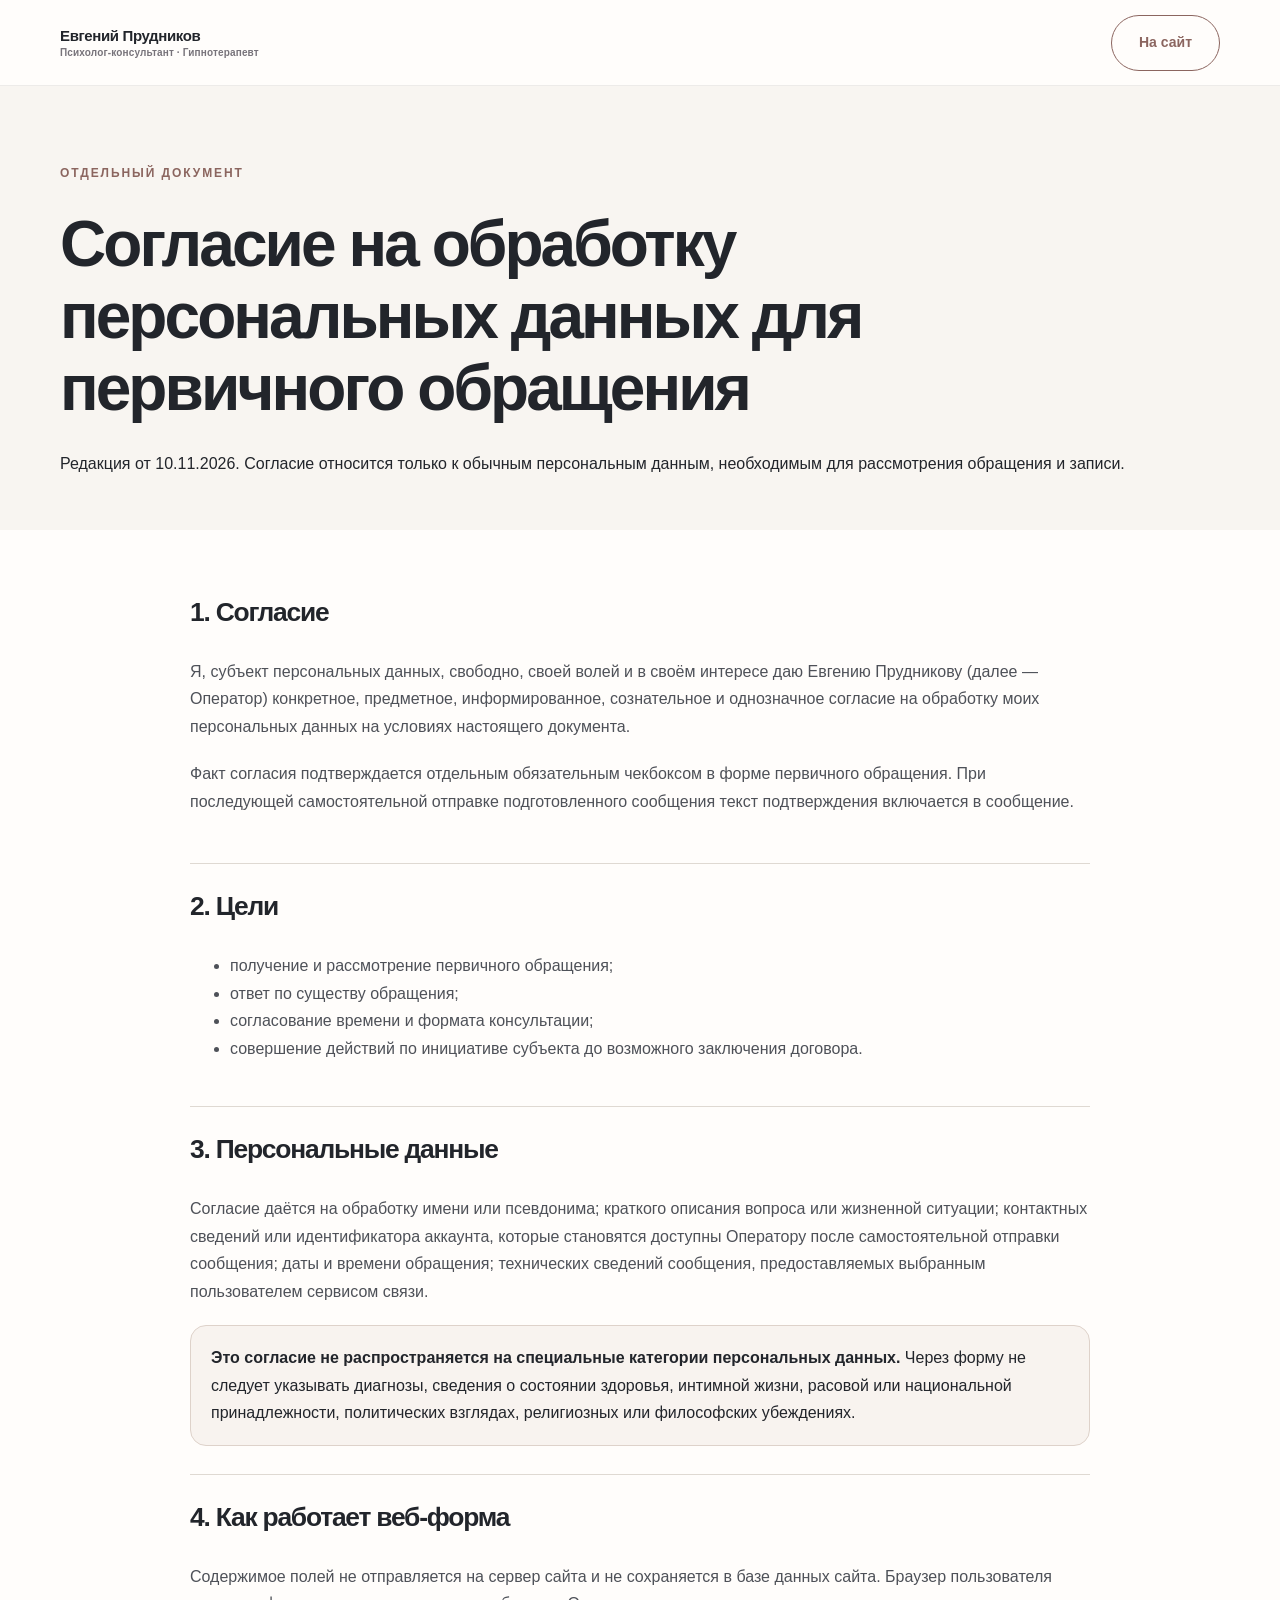
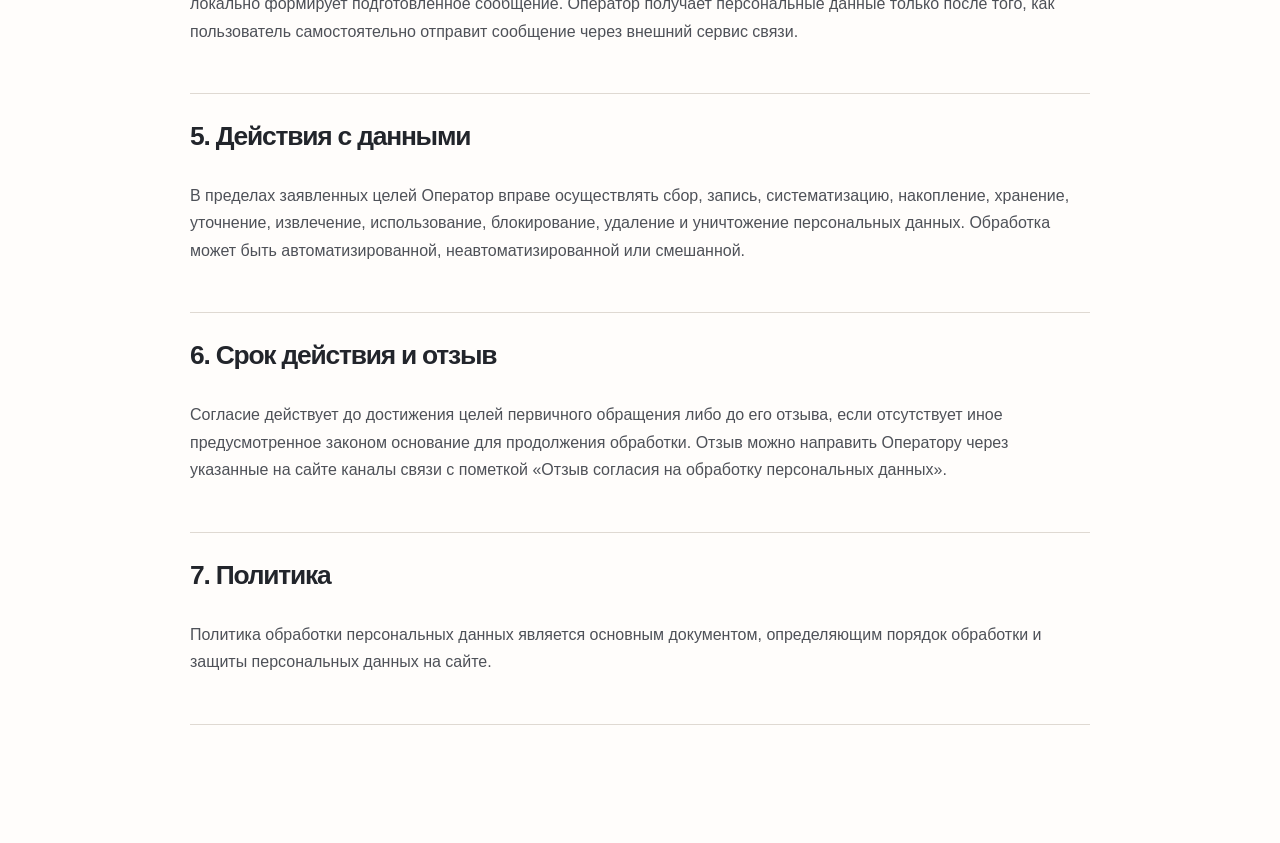
<file: consent/index.html>
<!doctype html>
<html lang="ru"><head>
<meta charset="utf-8"><meta name="viewport" content="width=device-width,initial-scale=1">
<meta name="description" content="Согласие на обработку обычных персональных данных для первичного обращения.">
<title>Согласие на обработку персональных данных | Евгений Прудников</title>
<link rel="stylesheet" href="../style.css">
<style>.legal-hero{padding:72px 0 32px;background:var(--bg)}.legal-hero h1{font-size:clamp(2.3rem,5vw,4.5rem);max-width:1000px}.legal-wrap{width:min(calc(100% - 64px),900px);margin:auto;padding:55px 0 90px}.legal-section{padding-bottom:28px;margin-bottom:28px;border-bottom:1px solid var(--line)}.legal-section h2{font-size:1.65rem}.legal-section p,.legal-section li{color:#4e5158}.legal-note{padding:18px 20px;border:1px solid #ded2ca;border-radius:16px;background:#f8f3ef}@media(max-width:700px){.legal-wrap{width:calc(100% - 32px);padding:42px 0 70px}}</style>
</head><body>
<header class="site-header"><div class="container header-inner"><a class="brand" href="../"><span class="brand-name">Евгений Прудников</span><span class="brand-role">Психолог-консультант · Гипнотерапевт</span></a><a class="button button-outline" href="../">На сайт</a></div></header>
<main><section class="legal-hero"><div class="container"><span class="kicker">Отдельный документ</span><h1>Согласие на обработку персональных данных для первичного обращения</h1><p>Редакция от 10.11.2026. Согласие относится только к обычным персональным данным, необходимым для рассмотрения обращения и записи.</p></div></section>
<div class="legal-wrap">
<section class="legal-section"><h2>1. Согласие</h2><p>Я, субъект персональных данных, свободно, своей волей и в своём интересе даю Евгению Прудникову (далее — Оператор) конкретное, предметное, информированное, сознательное и однозначное согласие на обработку моих персональных данных на условиях настоящего документа.</p><p>Факт согласия подтверждается отдельным обязательным чекбоксом в форме первичного обращения. При последующей самостоятельной отправке подготовленного сообщения текст подтверждения включается в сообщение.</p></section>
<section class="legal-section"><h2>2. Цели</h2><ul><li>получение и рассмотрение первичного обращения;</li><li>ответ по существу обращения;</li><li>согласование времени и формата консультации;</li><li>совершение действий по инициативе субъекта до возможного заключения договора.</li></ul></section>
<section class="legal-section"><h2>3. Персональные данные</h2><p>Согласие даётся на обработку имени или псевдонима; краткого описания вопроса или жизненной ситуации; контактных сведений или идентификатора аккаунта, которые становятся доступны Оператору после самостоятельной отправки сообщения; даты и времени обращения; технических сведений сообщения, предоставляемых выбранным пользователем сервисом связи.</p><div class="legal-note"><strong>Это согласие не распространяется на специальные категории персональных данных.</strong> Через форму не следует указывать диагнозы, сведения о состоянии здоровья, интимной жизни, расовой или национальной принадлежности, политических взглядах, религиозных или философских убеждениях.</div></section>
<section class="legal-section"><h2>4. Как работает веб-форма</h2><p>Содержимое полей не отправляется на сервер сайта и не сохраняется в базе данных сайта. Браузер пользователя локально формирует подготовленное сообщение. Оператор получает персональные данные только после того, как пользователь самостоятельно отправит сообщение через внешний сервис связи.</p></section>
<section class="legal-section"><h2>5. Действия с данными</h2><p>В пределах заявленных целей Оператор вправе осуществлять сбор, запись, систематизацию, накопление, хранение, уточнение, извлечение, использование, блокирование, удаление и уничтожение персональных данных. Обработка может быть автоматизированной, неавтоматизированной или смешанной.</p></section>
<section class="legal-section"><h2>6. Срок действия и отзыв</h2><p>Согласие действует до достижения целей первичного обращения либо до его отзыва, если отсутствует иное предусмотренное законом основание для продолжения обработки. Отзыв можно направить Оператору через указанные на сайте каналы связи с пометкой «Отзыв согласия на обработку персональных данных».</p></section>
<section class="legal-section"><h2>7. Политика</h2><p><a href="../privacy/">Политика обработки персональных данных</a> является основным документом, определяющим порядок обработки и защиты персональных данных на сайте.</p></section>
</div></main>
</body></html>
</file>
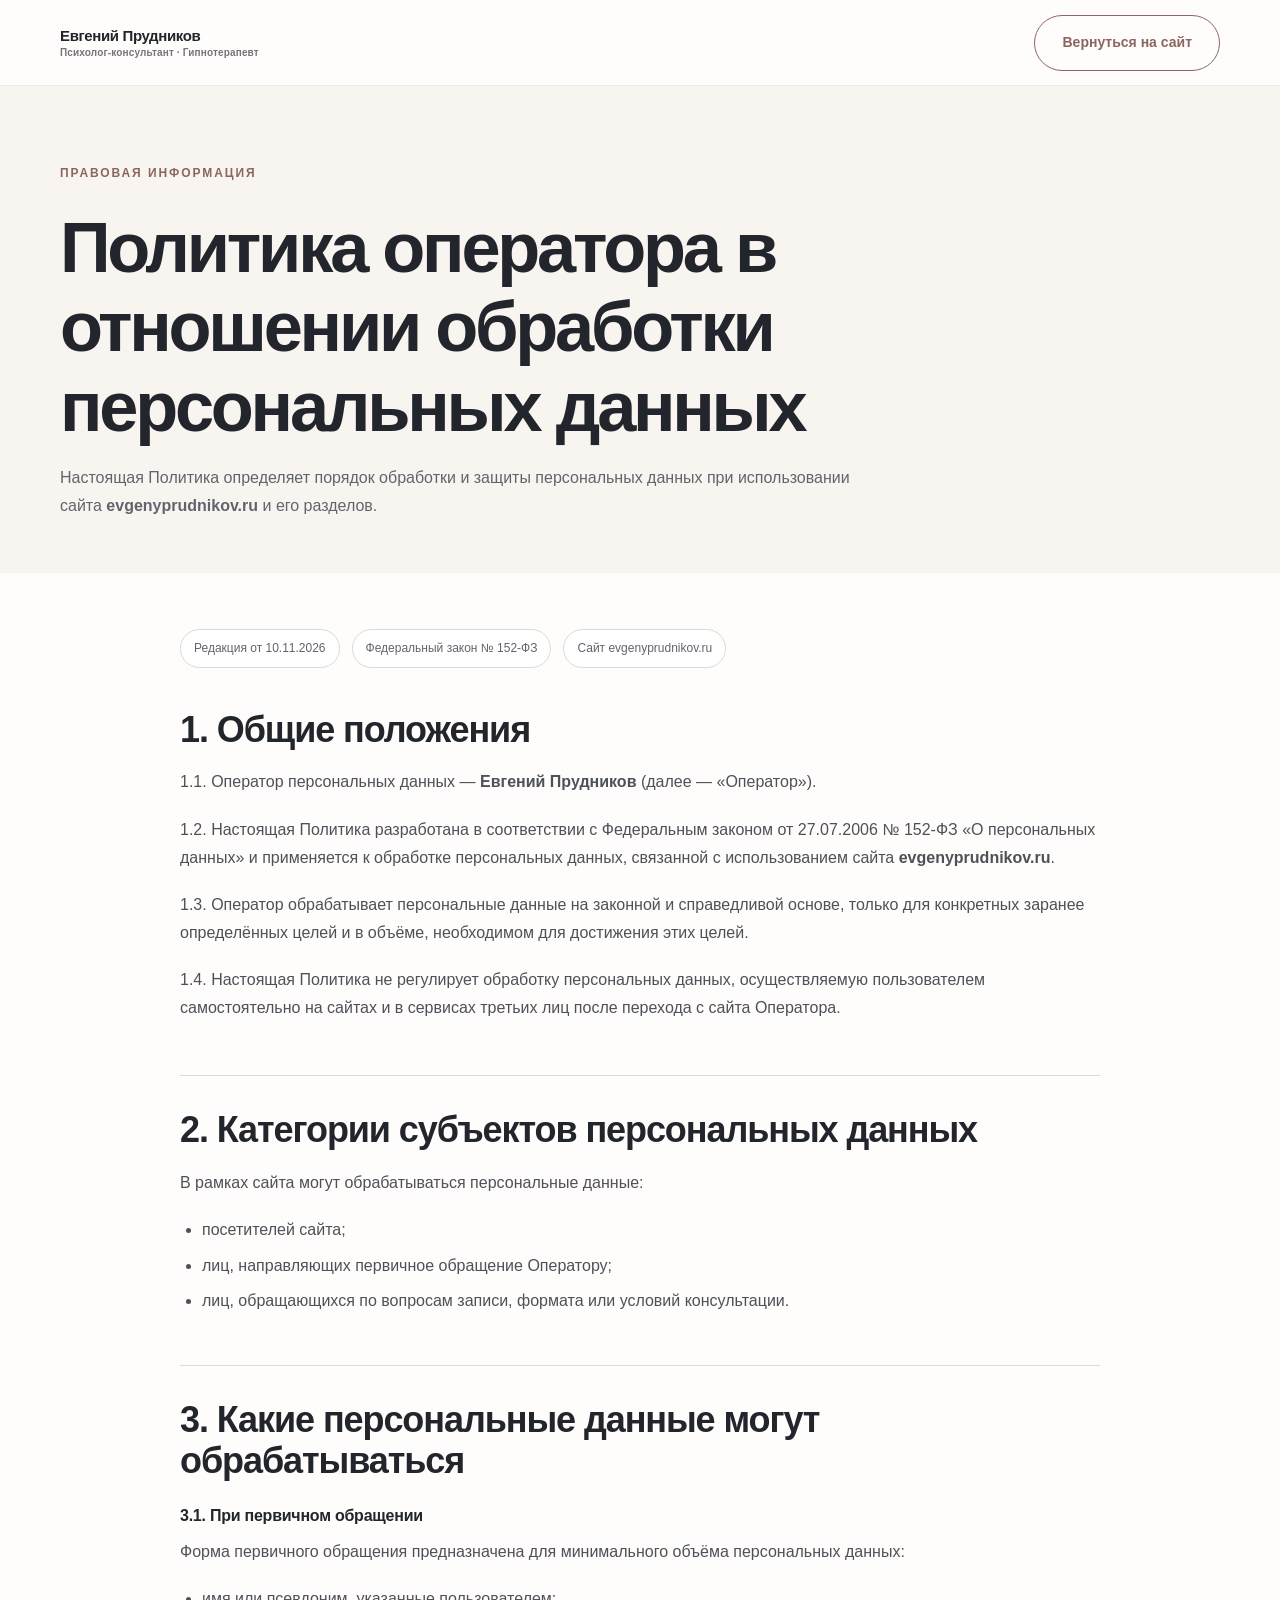
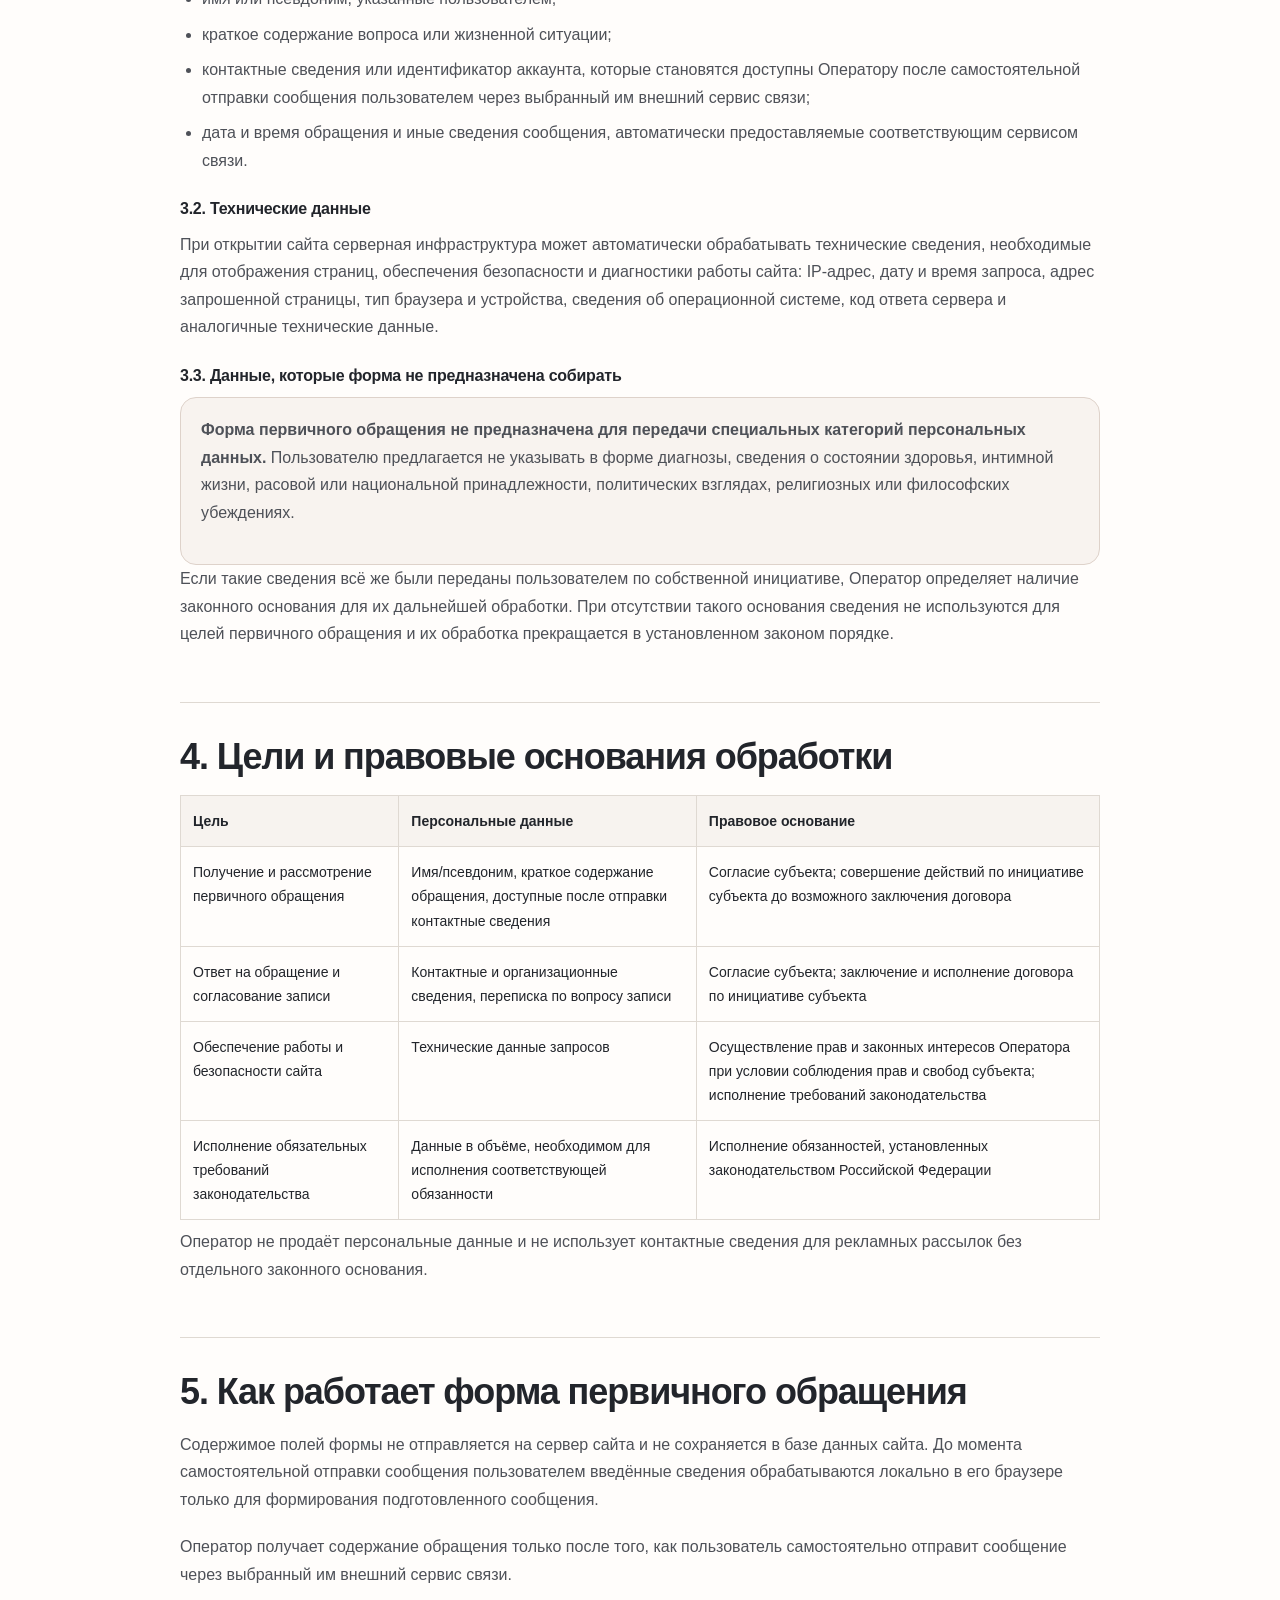
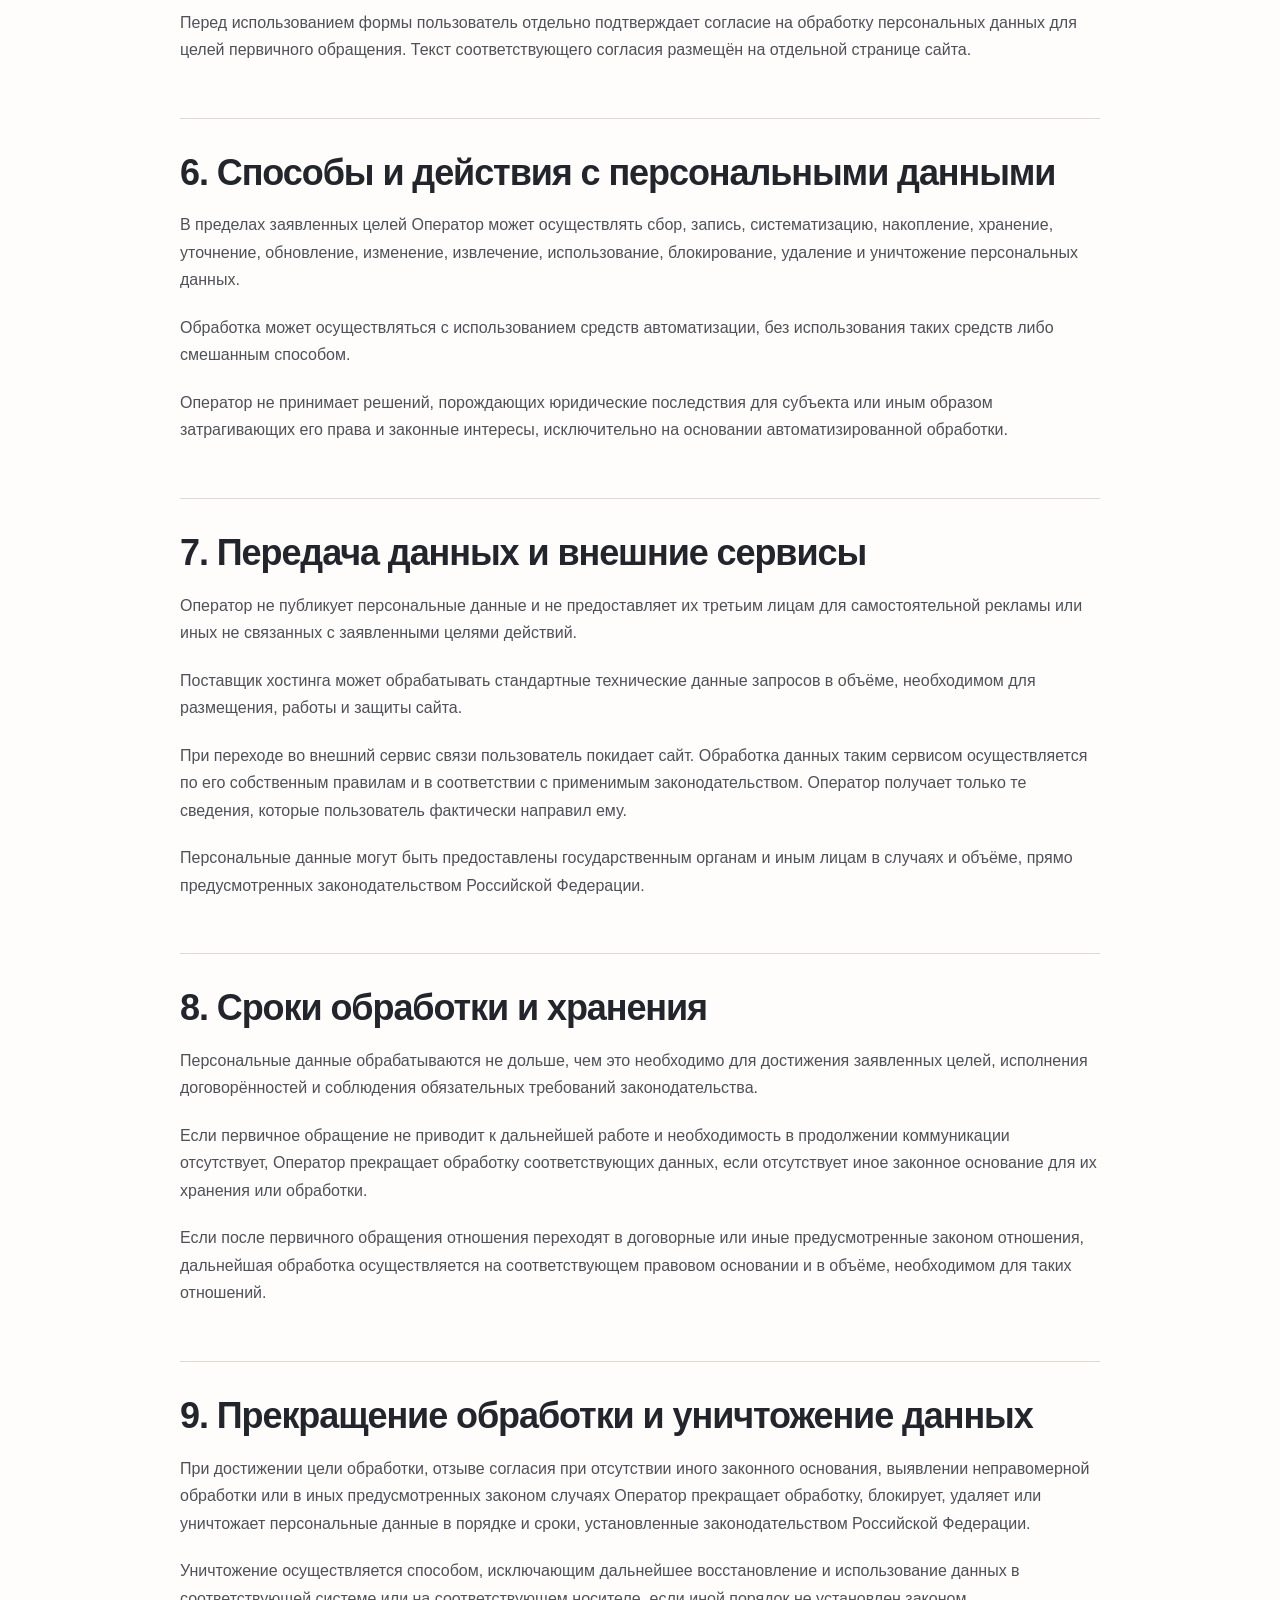
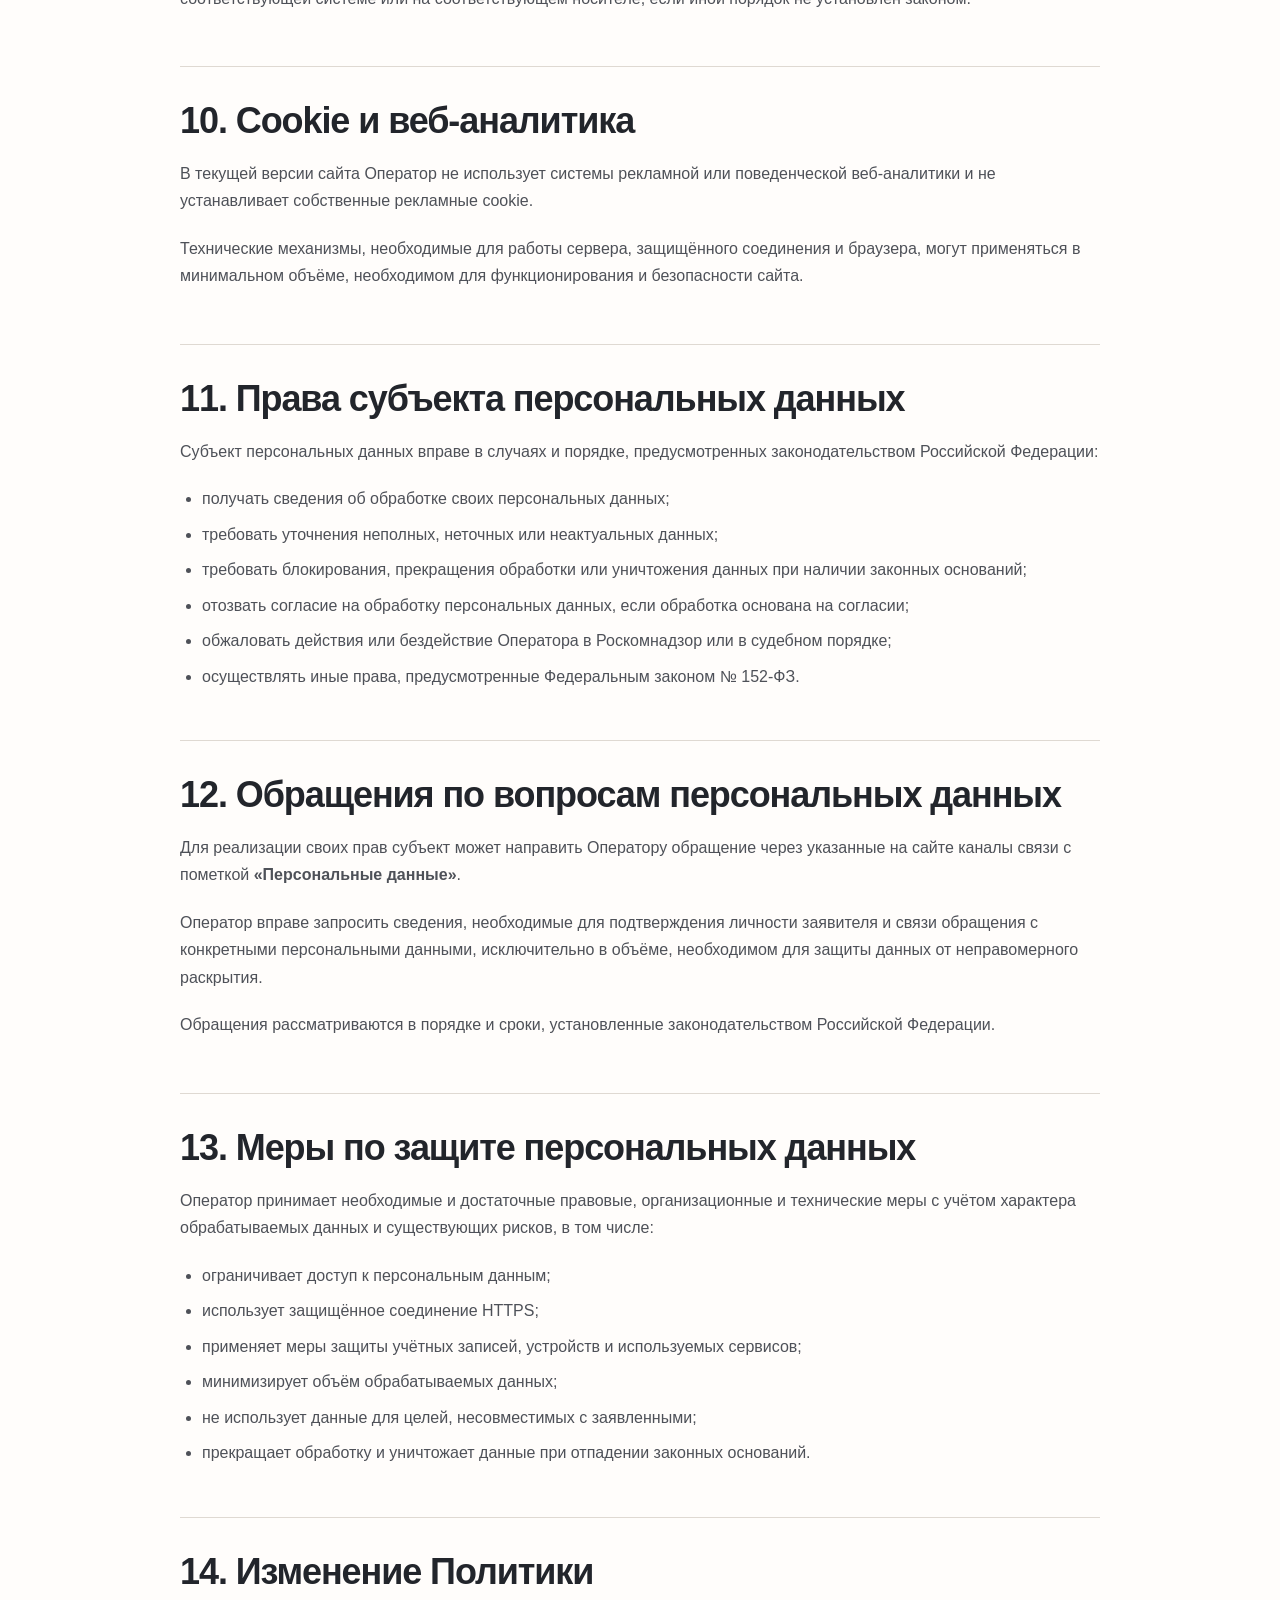
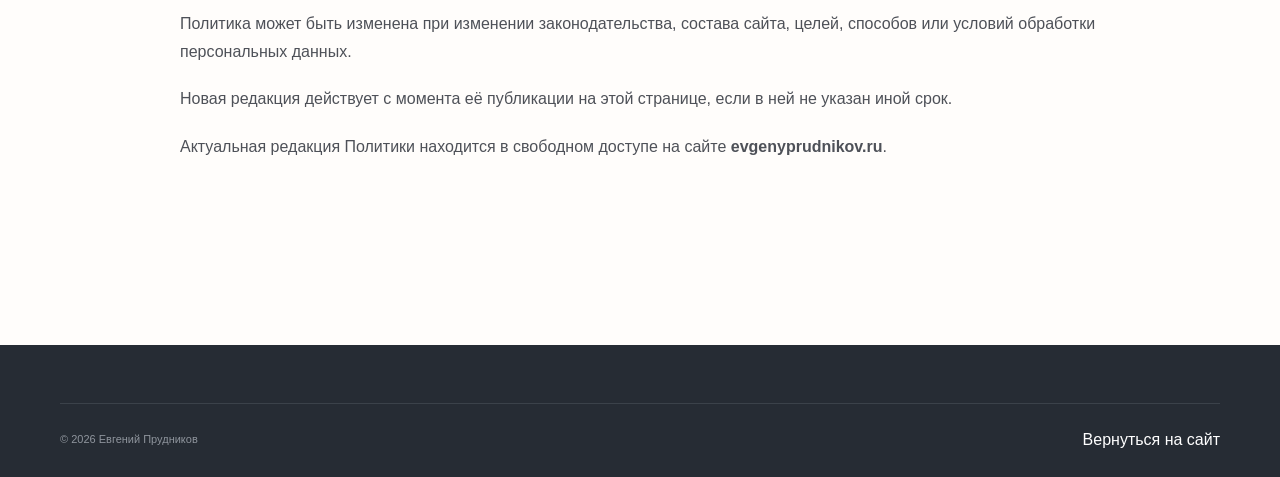
<file: privacy/index.html>
<!doctype html>
<html lang="ru">
<head>
  <meta charset="utf-8">
  <meta name="viewport" content="width=device-width, initial-scale=1">
  <meta name="theme-color" content="#f8f5f1">
  <meta name="description" content="Политика Евгения Прудникова в отношении обработки персональных данных на сайте evgenyprudnikov.ru.">
  <title>Политика в отношении обработки персональных данных | Евгений Прудников</title>
  <link rel="stylesheet" href="../style.css">
  <style>
    .legal-hero{padding:72px 0 34px;background:var(--bg)}
    .legal-hero h1{font-size:clamp(2.5rem,5.5vw,5rem);max-width:980px;margin-bottom:18px}
    .legal-hero p{max-width:800px;color:var(--muted)}
    .legal-wrap{width:min(calc(100% - 64px),920px);margin:0 auto;padding:56px 0 96px}
    .legal-meta{display:flex;gap:12px;flex-wrap:wrap;margin:0 0 42px}
    .legal-meta span{border:1px solid var(--line);border-radius:999px;padding:8px 13px;font-size:12px;color:var(--muted);background:#fff}
    .legal-section{padding:0 0 34px;margin:0 0 34px;border-bottom:1px solid var(--line)}
    .legal-section:last-child{border-bottom:0}
    .legal-section h2{font-size:clamp(1.55rem,3vw,2.25rem);letter-spacing:-.03em;margin:0 0 18px}
    .legal-section h3{font-size:1rem;margin:24px 0 10px}
    .legal-section p,.legal-section li{color:#4e5158}
    .legal-section ul{padding-left:22px}.legal-section li{margin:8px 0}
    .legal-note{padding:18px 20px;border:1px solid #ded2ca;border-radius:16px;background:#f8f3ef}
    .legal-table{width:100%;border-collapse:collapse;margin:18px 0 8px;font-size:14px}
    .legal-table th,.legal-table td{padding:13px 12px;border:1px solid var(--line);vertical-align:top;text-align:left}
    .legal-table th{background:#f7f3ef}
    @media(max-width:700px){
      .legal-wrap{width:calc(100% - 32px);padding:42px 0 72px}
      .legal-hero{padding:54px 0 24px}
      .legal-table{display:block;overflow-x:auto}
      .legal-table th,.legal-table td{min-width:170px}
    }
  </style>
</head>
<body>
  <a class="skip-link" href="#policy">Перейти к политике</a>

  <header class="site-header" id="top">
    <div class="container header-inner">
      <a href="../" class="brand" aria-label="Евгений Прудников — главная">
        <span class="brand-name">Евгений Прудников</span>
        <span class="brand-role">Психолог-консультант · Гипнотерапевт</span>
      </a>
      <a class="button button-outline" href="../">Вернуться на сайт</a>
    </div>
  </header>

  <main id="policy">
    <section class="legal-hero">
      <div class="container">
        <span class="kicker">Правовая информация</span>
        <h1>Политика оператора в отношении обработки персональных данных</h1>
        <p>Настоящая Политика определяет порядок обработки и защиты персональных данных при использовании сайта <strong>evgenyprudnikov.ru</strong> и его разделов.</p>
      </div>
    </section>

    <div class="legal-wrap">
      <div class="legal-meta">
        <span>Редакция от 10.11.2026</span>
        <span>Федеральный закон № 152-ФЗ</span>
        <span>Сайт evgenyprudnikov.ru</span>
      </div>

      <section class="legal-section">
        <h2>1. Общие положения</h2>
        <p>1.1. Оператор персональных данных — <strong>Евгений Прудников</strong> (далее — «Оператор»).</p>
        <p>1.2. Настоящая Политика разработана в соответствии с Федеральным законом от 27.07.2006 № 152-ФЗ «О персональных данных» и применяется к обработке персональных данных, связанной с использованием сайта <strong>evgenyprudnikov.ru</strong>.</p>
        <p>1.3. Оператор обрабатывает персональные данные на законной и справедливой основе, только для конкретных заранее определённых целей и в объёме, необходимом для достижения этих целей.</p>
        <p>1.4. Настоящая Политика не регулирует обработку персональных данных, осуществляемую пользователем самостоятельно на сайтах и в сервисах третьих лиц после перехода с сайта Оператора.</p>
      </section>

      <section class="legal-section">
        <h2>2. Категории субъектов персональных данных</h2>
        <p>В рамках сайта могут обрабатываться персональные данные:</p>
        <ul>
          <li>посетителей сайта;</li>
          <li>лиц, направляющих первичное обращение Оператору;</li>
          <li>лиц, обращающихся по вопросам записи, формата или условий консультации.</li>
        </ul>
      </section>

      <section class="legal-section">
        <h2>3. Какие персональные данные могут обрабатываться</h2>

        <h3>3.1. При первичном обращении</h3>
        <p>Форма первичного обращения предназначена для минимального объёма персональных данных:</p>
        <ul>
          <li>имя или псевдоним, указанные пользователем;</li>
          <li>краткое содержание вопроса или жизненной ситуации;</li>
          <li>контактные сведения или идентификатор аккаунта, которые становятся доступны Оператору после самостоятельной отправки сообщения пользователем через выбранный им внешний сервис связи;</li>
          <li>дата и время обращения и иные сведения сообщения, автоматически предоставляемые соответствующим сервисом связи.</li>
        </ul>

        <h3>3.2. Технические данные</h3>
        <p>При открытии сайта серверная инфраструктура может автоматически обрабатывать технические сведения, необходимые для отображения страниц, обеспечения безопасности и диагностики работы сайта: IP-адрес, дату и время запроса, адрес запрошенной страницы, тип браузера и устройства, сведения об операционной системе, код ответа сервера и аналогичные технические данные.</p>

        <h3>3.3. Данные, которые форма не предназначена собирать</h3>
        <div class="legal-note">
          <p><strong>Форма первичного обращения не предназначена для передачи специальных категорий персональных данных.</strong> Пользователю предлагается не указывать в форме диагнозы, сведения о состоянии здоровья, интимной жизни, расовой или национальной принадлежности, политических взглядах, религиозных или философских убеждениях.</p>
        </div>
        <p>Если такие сведения всё же были переданы пользователем по собственной инициативе, Оператор определяет наличие законного основания для их дальнейшей обработки. При отсутствии такого основания сведения не используются для целей первичного обращения и их обработка прекращается в установленном законом порядке.</p>
      </section>

      <section class="legal-section">
        <h2>4. Цели и правовые основания обработки</h2>
        <table class="legal-table">
          <thead>
            <tr><th>Цель</th><th>Персональные данные</th><th>Правовое основание</th></tr>
          </thead>
          <tbody>
            <tr>
              <td>Получение и рассмотрение первичного обращения</td>
              <td>Имя/псевдоним, краткое содержание обращения, доступные после отправки контактные сведения</td>
              <td>Согласие субъекта; совершение действий по инициативе субъекта до возможного заключения договора</td>
            </tr>
            <tr>
              <td>Ответ на обращение и согласование записи</td>
              <td>Контактные и организационные сведения, переписка по вопросу записи</td>
              <td>Согласие субъекта; заключение и исполнение договора по инициативе субъекта</td>
            </tr>
            <tr>
              <td>Обеспечение работы и безопасности сайта</td>
              <td>Технические данные запросов</td>
              <td>Осуществление прав и законных интересов Оператора при условии соблюдения прав и свобод субъекта; исполнение требований законодательства</td>
            </tr>
            <tr>
              <td>Исполнение обязательных требований законодательства</td>
              <td>Данные в объёме, необходимом для исполнения соответствующей обязанности</td>
              <td>Исполнение обязанностей, установленных законодательством Российской Федерации</td>
            </tr>
          </tbody>
        </table>
        <p>Оператор не продаёт персональные данные и не использует контактные сведения для рекламных рассылок без отдельного законного основания.</p>
      </section>

      <section class="legal-section">
        <h2>5. Как работает форма первичного обращения</h2>
        <p>Содержимое полей формы не отправляется на сервер сайта и не сохраняется в базе данных сайта. До момента самостоятельной отправки сообщения пользователем введённые сведения обрабатываются локально в его браузере только для формирования подготовленного сообщения.</p>
        <p>Оператор получает содержание обращения только после того, как пользователь самостоятельно отправит сообщение через выбранный им внешний сервис связи.</p>
        <p>Перед использованием формы пользователь отдельно подтверждает согласие на обработку персональных данных для целей первичного обращения. Текст соответствующего согласия размещён на отдельной странице сайта.</p>
      </section>

      <section class="legal-section">
        <h2>6. Способы и действия с персональными данными</h2>
        <p>В пределах заявленных целей Оператор может осуществлять сбор, запись, систематизацию, накопление, хранение, уточнение, обновление, изменение, извлечение, использование, блокирование, удаление и уничтожение персональных данных.</p>
        <p>Обработка может осуществляться с использованием средств автоматизации, без использования таких средств либо смешанным способом.</p>
        <p>Оператор не принимает решений, порождающих юридические последствия для субъекта или иным образом затрагивающих его права и законные интересы, исключительно на основании автоматизированной обработки.</p>
      </section>

      <section class="legal-section">
        <h2>7. Передача данных и внешние сервисы</h2>
        <p>Оператор не публикует персональные данные и не предоставляет их третьим лицам для самостоятельной рекламы или иных не связанных с заявленными целями действий.</p>
        <p>Поставщик хостинга может обрабатывать стандартные технические данные запросов в объёме, необходимом для размещения, работы и защиты сайта.</p>
        <p>При переходе во внешний сервис связи пользователь покидает сайт. Обработка данных таким сервисом осуществляется по его собственным правилам и в соответствии с применимым законодательством. Оператор получает только те сведения, которые пользователь фактически направил ему.</p>
        <p>Персональные данные могут быть предоставлены государственным органам и иным лицам в случаях и объёме, прямо предусмотренных законодательством Российской Федерации.</p>
      </section>

      <section class="legal-section">
        <h2>8. Сроки обработки и хранения</h2>
        <p>Персональные данные обрабатываются не дольше, чем это необходимо для достижения заявленных целей, исполнения договорённостей и соблюдения обязательных требований законодательства.</p>
        <p>Если первичное обращение не приводит к дальнейшей работе и необходимость в продолжении коммуникации отсутствует, Оператор прекращает обработку соответствующих данных, если отсутствует иное законное основание для их хранения или обработки.</p>
        <p>Если после первичного обращения отношения переходят в договорные или иные предусмотренные законом отношения, дальнейшая обработка осуществляется на соответствующем правовом основании и в объёме, необходимом для таких отношений.</p>
      </section>

      <section class="legal-section">
        <h2>9. Прекращение обработки и уничтожение данных</h2>
        <p>При достижении цели обработки, отзыве согласия при отсутствии иного законного основания, выявлении неправомерной обработки или в иных предусмотренных законом случаях Оператор прекращает обработку, блокирует, удаляет или уничтожает персональные данные в порядке и сроки, установленные законодательством Российской Федерации.</p>
        <p>Уничтожение осуществляется способом, исключающим дальнейшее восстановление и использование данных в соответствующей системе или на соответствующем носителе, если иной порядок не установлен законом.</p>
      </section>

      <section class="legal-section">
        <h2>10. Cookie и веб-аналитика</h2>
        <p>В текущей версии сайта Оператор не использует системы рекламной или поведенческой веб-аналитики и не устанавливает собственные рекламные cookie.</p>
        <p>Технические механизмы, необходимые для работы сервера, защищённого соединения и браузера, могут применяться в минимальном объёме, необходимом для функционирования и безопасности сайта.</p>
      </section>

      <section class="legal-section">
        <h2>11. Права субъекта персональных данных</h2>
        <p>Субъект персональных данных вправе в случаях и порядке, предусмотренных законодательством Российской Федерации:</p>
        <ul>
          <li>получать сведения об обработке своих персональных данных;</li>
          <li>требовать уточнения неполных, неточных или неактуальных данных;</li>
          <li>требовать блокирования, прекращения обработки или уничтожения данных при наличии законных оснований;</li>
          <li>отозвать согласие на обработку персональных данных, если обработка основана на согласии;</li>
          <li>обжаловать действия или бездействие Оператора в Роскомнадзор или в судебном порядке;</li>
          <li>осуществлять иные права, предусмотренные Федеральным законом № 152-ФЗ.</li>
        </ul>
      </section>

      <section class="legal-section">
        <h2>12. Обращения по вопросам персональных данных</h2>
        <p>Для реализации своих прав субъект может направить Оператору обращение через указанные на сайте каналы связи с пометкой <strong>«Персональные данные»</strong>.</p>
        <p>Оператор вправе запросить сведения, необходимые для подтверждения личности заявителя и связи обращения с конкретными персональными данными, исключительно в объёме, необходимом для защиты данных от неправомерного раскрытия.</p>
        <p>Обращения рассматриваются в порядке и сроки, установленные законодательством Российской Федерации.</p>
      </section>

      <section class="legal-section">
        <h2>13. Меры по защите персональных данных</h2>
        <p>Оператор принимает необходимые и достаточные правовые, организационные и технические меры с учётом характера обрабатываемых данных и существующих рисков, в том числе:</p>
        <ul>
          <li>ограничивает доступ к персональным данным;</li>
          <li>использует защищённое соединение HTTPS;</li>
          <li>применяет меры защиты учётных записей, устройств и используемых сервисов;</li>
          <li>минимизирует объём обрабатываемых данных;</li>
          <li>не использует данные для целей, несовместимых с заявленными;</li>
          <li>прекращает обработку и уничтожает данные при отпадении законных оснований.</li>
        </ul>
      </section>

      <section class="legal-section">
        <h2>14. Изменение Политики</h2>
        <p>Политика может быть изменена при изменении законодательства, состава сайта, целей, способов или условий обработки персональных данных.</p>
        <p>Новая редакция действует с момента её публикации на этой странице, если в ней не указан иной срок.</p>
        <p>Актуальная редакция Политики находится в свободном доступе на сайте <strong>evgenyprudnikov.ru</strong>.</p>
      </section>
    </div>
  </main>

  <footer class="footer">
    <div class="container">
      <div class="footer-bottom">
        <small>© <span id="year">2026</span> Евгений Прудников</small>
        <a href="../">Вернуться на сайт</a>
      </div>
    </div>
  </footer>

  <script>
    const year=document.getElementById('year');
    if(year) year.textContent=String(new Date().getFullYear());
  </script>
</body>
</html>
</file>
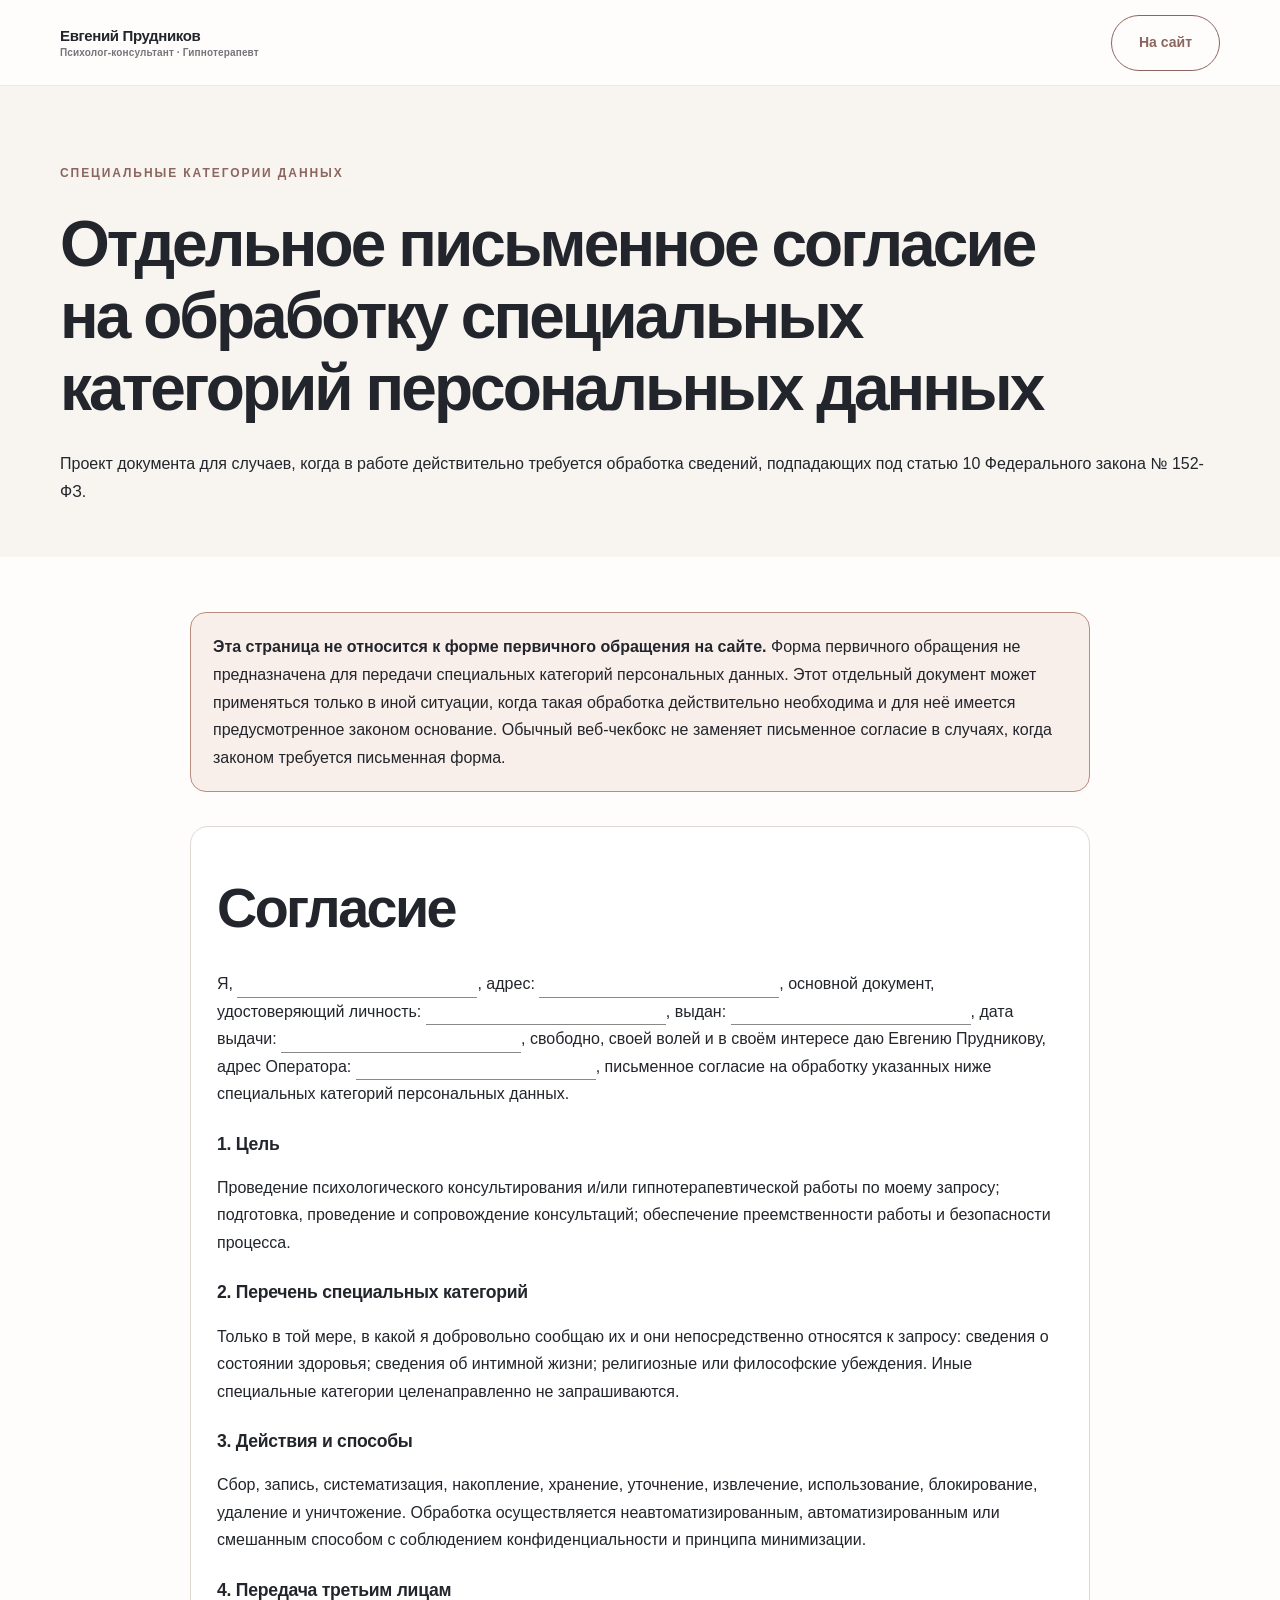
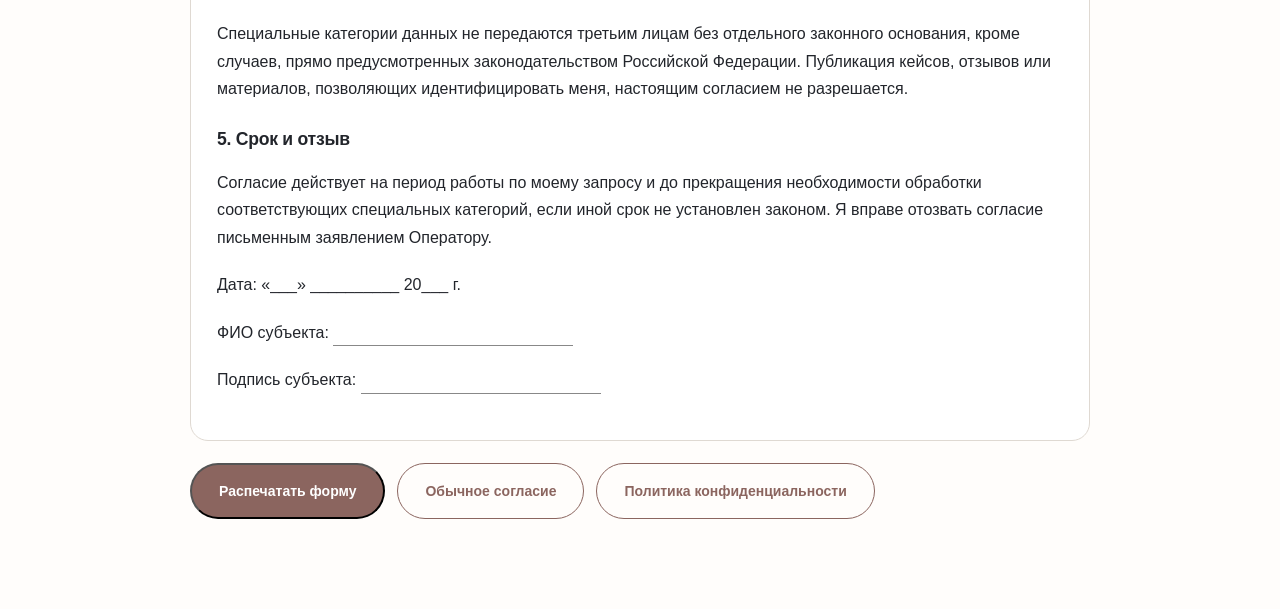
<file: special-consent/index.html>
<!doctype html>
<html lang="ru"><head>
<meta charset="utf-8"><meta name="viewport" content="width=device-width,initial-scale=1">
<title>Отдельное письменное согласие на специальные категории персональных данных | Евгений Прудников</title>
<link rel="stylesheet" href="../style.css">
<style>.legal-hero{padding:72px 0 32px;background:var(--bg)}.legal-hero h1{font-size:clamp(2.3rem,5vw,4.5rem);max-width:1000px}.legal-wrap{width:min(calc(100% - 64px),900px);margin:auto;padding:55px 0 90px}.warning{padding:20px 22px;border:1px solid #b88d7f;border-radius:16px;background:#f8efeb;margin-bottom:34px}.blank{display:inline-block;min-width:240px;border-bottom:1px solid #888;height:1.4em;vertical-align:bottom}.print-box{padding:26px;border:1px solid var(--line);border-radius:18px;background:#fff}.print-box h2,.print-box h3{margin-top:24px}.print-actions{display:flex;gap:12px;flex-wrap:wrap;margin-top:22px}@media print{.site-header,.warning,.print-actions{display:none!important}.legal-wrap{width:100%;padding:0}.print-box{border:0;padding:0}}@media(max-width:700px){.legal-wrap{width:calc(100% - 32px);padding:42px 0 70px}.blank{min-width:160px}}</style>
</head><body>
<header class="site-header"><div class="container header-inner"><a class="brand" href="../"><span class="brand-name">Евгений Прудников</span><span class="brand-role">Психолог-консультант · Гипнотерапевт</span></a><a class="button button-outline" href="../">На сайт</a></div></header>
<main><section class="legal-hero"><div class="container"><span class="kicker">Специальные категории данных</span><h1>Отдельное письменное согласие на обработку специальных категорий персональных данных</h1><p>Проект документа для случаев, когда в работе действительно требуется обработка сведений, подпадающих под статью 10 Федерального закона № 152-ФЗ.</p></div></section>
<div class="legal-wrap">
<div class="warning"><strong>Эта страница не относится к форме первичного обращения на сайте.</strong> Форма первичного обращения не предназначена для передачи специальных категорий персональных данных. Этот отдельный документ может применяться только в иной ситуации, когда такая обработка действительно необходима и для неё имеется предусмотренное законом основание. Обычный веб-чекбокс не заменяет письменное согласие в случаях, когда законом требуется письменная форма.</div>
<div class="print-box">
<h2>Согласие</h2>
<p>Я, <span class="blank"></span>, адрес: <span class="blank"></span>, основной документ, удостоверяющий личность: <span class="blank"></span>, выдан: <span class="blank"></span>, дата выдачи: <span class="blank"></span>, свободно, своей волей и в своём интересе даю Евгению Прудникову, адрес Оператора: <span class="blank"></span>, письменное согласие на обработку указанных ниже специальных категорий персональных данных.</p>
<h3>1. Цель</h3><p>Проведение психологического консультирования и/или гипнотерапевтической работы по моему запросу; подготовка, проведение и сопровождение консультаций; обеспечение преемственности работы и безопасности процесса.</p>
<h3>2. Перечень специальных категорий</h3><p>Только в той мере, в какой я добровольно сообщаю их и они непосредственно относятся к запросу: сведения о состоянии здоровья; сведения об интимной жизни; религиозные или философские убеждения. Иные специальные категории целенаправленно не запрашиваются.</p>
<h3>3. Действия и способы</h3><p>Сбор, запись, систематизация, накопление, хранение, уточнение, извлечение, использование, блокирование, удаление и уничтожение. Обработка осуществляется неавтоматизированным, автоматизированным или смешанным способом с соблюдением конфиденциальности и принципа минимизации.</p>
<h3>4. Передача третьим лицам</h3><p>Специальные категории данных не передаются третьим лицам без отдельного законного основания, кроме случаев, прямо предусмотренных законодательством Российской Федерации. Публикация кейсов, отзывов или материалов, позволяющих идентифицировать меня, настоящим согласием не разрешается.</p>
<h3>5. Срок и отзыв</h3><p>Согласие действует на период работы по моему запросу и до прекращения необходимости обработки соответствующих специальных категорий, если иной срок не установлен законом. Я вправе отозвать согласие письменным заявлением Оператору.</p>
<p>Дата: «___» __________ 20___ г.</p><p>ФИО субъекта: <span class="blank"></span></p><p>Подпись субъекта: <span class="blank"></span></p>
</div>
<div class="print-actions"><button class="button button-primary" type="button" onclick="window.print()">Распечатать форму</button><a class="button button-outline" href="../consent/">Обычное согласие</a><a class="button button-outline" href="../privacy/">Политика конфиденциальности</a></div>
</div></main></body></html>
</file>
<file: style.css>
:root{--bg:#f8f5f1;--paper:#fffdfb;--ink:#22252b;--muted:#62646d;--rose:#8b655f;--rose-dark:#684842;--line:#dfd9d2;--dark:#262c34;--radius:23px;--max:1160px}
*{box-sizing:border-box}html{scroll-behavior:smooth;scroll-padding-top:86px}body{margin:0;color:var(--ink);background:var(--paper);font-family:Manrope,Arial,sans-serif;font-size:16px;line-height:1.72;-webkit-font-smoothing:antialiased}h1,h2,h3,p{margin-top:0}h1,h2{font-weight:600;line-height:1.13;letter-spacing:-.046em}h1{font-size:clamp(3.3rem,6.6vw,6.5rem);margin:22px 0 26px}h2{font-size:clamp(2.3rem,4.35vw,4.7rem);margin:13px 0 30px}h3{font-size:1.1rem;line-height:1.4;font-weight:800;letter-spacing:-.015em}h1 em,h2 em{font-family:Georgia,'Times New Roman',serif;font-weight:400;color:var(--rose);letter-spacing:-.04em}p{margin-bottom:20px}a{color:inherit;text-decoration:none}a:focus-visible,button:focus-visible{outline:3px solid #b58a58;outline-offset:4px}button{font:inherit}.container{width:min(calc(100% - 64px),var(--max));margin-inline:auto}.section{padding:112px 0}.section-cream{background:var(--bg)}.section-dark{background:var(--dark);color:#fff}.skip-link{position:absolute;top:-120px;left:12px;padding:10px;background:#fff;z-index:1000}.skip-link:focus{top:12px}.site-header{position:sticky;top:0;z-index:100;background:rgba(255,253,251,.96);backdrop-filter:blur(16px);border-bottom:1px solid rgba(0,0,0,.07)}.header-inner{min-height:85px;display:flex;align-items:center;justify-content:space-between;gap:24px}.logo{display:flex;align-items:center;gap:12px;line-height:1.2}.logo-sign{display:grid;place-items:center;width:44px;height:44px;border-radius:50%;background:var(--rose);color:white;font-weight:700;letter-spacing:-.03em}.logo-name{font-size:14px;font-weight:800;letter-spacing:-.02em}.nav{display:flex;align-items:center;gap:28px}.nav a{font-size:13px;font-weight:700;transition:color .2s}.nav a:hover{color:var(--rose)}.nav .nav-cta{border:1px solid var(--ink);padding:10px 19px;border-radius:999px}.menu-toggle{display:none}.hero{padding-top:80px;padding-bottom:100px;background:radial-gradient(ellipse at 82% 24%,#eee6e1 0,transparent 45%),var(--paper);overflow:hidden}.hero-grid{display:grid;grid-template-columns:minmax(0,1.05fr) minmax(340px,.95fr);align-items:center;gap:55px}.hero-copy{max-width:655px}.eyebrow,.kicker{font-size:12px;font-weight:800;letter-spacing:.16em;text-transform:uppercase;color:var(--rose)}.eyebrow{display:flex;align-items:center;gap:11px}.eyebrow-dot{width:8px;height:8px;background:#aa897f;border-radius:50%}.hero-lead{font-size:clamp(18px,2vw,22px);font-weight:650;line-height:1.6;letter-spacing:-.016em}.hero-copy>p:not(.hero-lead):not(.micro){max-width:555px;color:var(--muted)}.hero-actions{display:flex;align-items:center;gap:27px;flex-wrap:wrap;margin:32px 0 24px}.button{display:inline-flex;align-items:center;justify-content:center;gap:22px;border-radius:100px;padding:17px 27px;min-height:56px;font-size:14px;font-weight:800;line-height:1.3;transition:transform .2s,background .2s,border-color .2s}.button:hover{transform:translateY(-2px)}.button-primary{background:var(--rose);color:white}.button-primary:hover{background:var(--rose-dark)}.button-outline{border:1px solid var(--rose);color:var(--rose)}.button-outline:hover{background:#f3ece9}.text-link{border-bottom:1px solid var(--ink);font-weight:750;font-size:14px}.micro{font-size:12px;color:#85818a;margin:0}.hero-art{height:min(620px,51vw);min-height:480px;position:relative;isolation:isolate}.art-orbit{position:absolute;border:1px solid #dccdca;border-radius:50%;transform:rotate(-19deg)}.art-orbit-one{inset:7% -5% 5% 12%}.art-orbit-two{inset:15% 2% 13% 19%}.art-surface{position:absolute;inset:9% 8% 6% 17%;border-radius:260px 260px 35px 35px;background:linear-gradient(150deg,#cfc0b8 0%,#958982 65%,#655f5b 100%);box-shadow:0 35px 85px rgba(69,54,45,.15);display:flex;flex-direction:column;align-items:center;justify-content:center;gap:18px;overflow:hidden}.art-surface:before{content:'';position:absolute;width:92%;aspect-ratio:1;border-radius:50%;background:radial-gradient(circle,#ede4de,transparent 69%);transform:translateY(-50%);opacity:.5}.art-initials{position:relative;font-family:Georgia,serif;font-size:9rem;letter-spacing:-.12em;color:#faf1e9;text-shadow:0 20px 40px #4c413a40}.art-label{position:relative;font-size:12px;color:#fff;text-align:center;line-height:1.6}.hero-note{position:absolute;bottom:2%;left:0;background:#fff;padding:18px 22px;border-radius:15px;font-family:Georgia,serif;font-style:italic;font-size:18px;line-height:1.35;box-shadow:0 12px 35px #00000012}.section-head{max-width:780px;margin:0 auto 54px;text-align:center}.section-head p{color:var(--muted);font-size:17px;max-width:620px;margin-inline:auto}.pain-grid{display:grid;grid-template-columns:repeat(3,minmax(0,1fr));gap:17px}.pain-card{padding:33px;min-height:224px;background:white;border:1px solid #ece6e1;border-radius:var(--radius);transition:transform .2s,box-shadow .2s}.pain-card:hover{transform:translateY(-5px);box-shadow:0 13px 32px #49372b11}.pain-card p{font-size:16px;font-weight:600;line-height:1.6;margin:30px 0 0}.card-index{font-family:Georgia,serif;font-style:italic;font-size:23px;color:var(--rose)}.about-grid{display:grid;grid-template-columns:.93fr 1.07fr;gap:clamp(50px,9vw,130px);align-items:center}.portrait-placeholder{min-height:600px;position:relative;display:grid;place-items:center;overflow:hidden;background:radial-gradient(circle at 30% 25%,#f5e8e0 3%,transparent 40%),linear-gradient(135deg,#c9b4ad,#797475);border-radius:260px 260px 20px 20px}.portrait-placeholder:before{content:'';position:absolute;border:1px solid #f9f4f19c;border-radius:50%;width:390px;height:390px}.portrait-monogram{position:relative;font-family:Georgia,serif;color:#f8f1ec;font-size:8rem}.portrait-caption{position:absolute;bottom:30px;color:#fff;font-size:12px}.about-copy .large{font-size:20px;font-weight:750;color:var(--ink)}.about-copy p{color:var(--muted)}.about-copy .button{margin-top:17px}.head-light .kicker{color:#d4b5a9}.head-light h2{color:white}.head-light p{color:#bcc2cb}.story-grid{display:grid;grid-template-columns:repeat(2,minmax(0,1fr));gap:17px}.story{margin:0;background:#323a43;padding:34px 36px 30px;border:1px solid #4e535b;border-radius:var(--radius);min-height:260px}.story p{font-size:17px;line-height:1.7;min-height:120px}.story footer{border-top:1px solid #545b63;padding-top:15px;font-weight:800;font-size:14px}.quote-mark{font-family:Georgia,serif;font-size:54px;line-height:1;color:#c8a397}.change-list{max-width:950px;margin-inline:auto}.change-list article{display:grid;grid-template-columns:78px 1fr;gap:24px;padding:30px 0;border-bottom:1px solid #dcd7d1}.change-list article:first-child{border-top:1px solid #dcd7d1}.change-icon{width:60px;height:60px;border:1px solid #bcafa5;display:grid;place-items:center;border-radius:100%;font-family:Georgia,serif;color:var(--rose);font-size:20px}.change-list h3{font-size:22px;margin:0 0 9px}.change-list p{color:var(--muted);margin:0;max-width:730px}.inline-cta{display:flex;align-items:center;justify-content:space-between;gap:20px;margin-top:45px}.inline-cta p{margin:0;font-size:18px;font-weight:750}.trust-grid{display:grid;grid-template-columns:.8fr 1.2fr;gap:110px}.trust-grid>div:first-child p{color:var(--muted)}.trust-items article{padding:21px 0;border-bottom:1px solid var(--line)}.trust-items article:first-child{padding-top:0}.trust-items h3{margin-bottom:8px;font-size:19px}.trust-items p{color:var(--muted);margin:0}.steps-grid{display:grid;grid-template-columns:repeat(4,minmax(0,1fr));gap:17px}.step-card{padding:27px 24px 30px;background:white;border-radius:var(--radius);border:1px solid #eae4df;min-height:295px}.step-card>span{display:block;font:italic 40px Georgia,serif;color:var(--rose);margin-bottom:44px}.step-card h3{margin-bottom:12px}.step-card p{font-size:14px;color:var(--muted);margin:0}.choice-grid{display:grid;grid-template-columns:.8fr 1.2fr;gap:110px}.choice-items article{display:grid;grid-template-columns:44px 1fr;gap:17px;padding:25px 0;border-bottom:1px solid var(--line)}.choice-items article:first-child{padding-top:0}.choice-items article span{font:italic 20px Georgia,serif;color:var(--rose)}.choice-items h3{font-size:20px;margin-bottom:8px}.choice-items p{color:var(--muted);margin:0}.contact-section{background:#eee7e0}.contact-box{padding:80px 50px;background:var(--paper);border:1px solid #e4d7ce;border-radius:32px;text-align:center}.contact-box h2{margin-bottom:20px}.contact-box>p{max-width:610px;margin:0 auto 27px;color:var(--muted);font-size:17px}.contact-box .contact-note{margin:24px auto 0;max-width:610px;font-size:12px;line-height:1.6;color:#75717a}.footer{background:var(--dark);color:white;padding:40px 0}.footer-inner{display:flex;align-items:center;justify-content:space-between;gap:22px;flex-wrap:wrap}.footer-inner p,.footer-inner small{margin:0;font-size:12px;color:#b7bbc0}.footer-inner a:not(.footer-brand){color:#ded1ca;font-size:13px}.footer-brand{font-weight:800;letter-spacing:-.03em}
@media(max-width:1100px){.nav{gap:17px}.nav a{font-size:12px}.hero-grid{gap:24px}.hero-art{min-height:420px}.trust-grid,.choice-grid{gap:65px}.steps-grid{grid-template-columns:repeat(2,1fr)}.step-card{min-height:220px}.step-card>span{margin-bottom:23px}}
@media(max-width:800px){.section{padding:78px 0}.container{width:min(calc(100% - 38px),var(--max))}.header-inner{min-height:75px}.menu-toggle{width:42px;height:40px;display:flex;flex-direction:column;align-items:center;justify-content:center;gap:6px;border:0;background:transparent;cursor:pointer;z-index:3}.menu-toggle span{display:block;width:23px;height:2px;background:var(--ink);border-radius:2px}.nav{position:absolute;top:75px;left:0;right:0;display:none;flex-direction:column;align-items:stretch;gap:0;background:var(--paper);border-bottom:1px solid var(--line);box-shadow:0 14px 25px #0000000d;padding:12px 19px 21px}.nav.open{display:flex}.nav a{font-size:15px;padding:10px 12px}.nav .nav-cta{border-radius:8px;margin-top:8px;text-align:center}.hero{padding-top:60px}.hero-grid{grid-template-columns:1fr}.hero-art{height:440px;min-height:0;width:min(100%,520px);margin:5px auto 0}.hero-copy{max-width:650px}.pain-grid{grid-template-columns:repeat(2,minmax(0,1fr))}.about-grid{grid-template-columns:1fr;gap:45px}.portrait-placeholder{min-height:460px;max-width:460px;width:100%;margin-inline:auto}.story-grid{gap:13px}.story{padding:29px}.trust-grid,.choice-grid{grid-template-columns:1fr;gap:25px}.trust-grid h2,.choice-grid h2{margin-bottom:16px}.contact-box{padding:55px 25px}.footer-inner{justify-content:flex-start}}
@media(max-width:540px){body{font-size:15px}.container{width:calc(100% - 32px)}.section{padding:65px 0}.header-inner{min-height:68px}.nav{top:68px}.hero{padding-top:49px}.hero h1{font-size:clamp(3.1rem,12vw,4.5rem);line-height:1.07}.hero-lead{font-size:18px}.hero-actions{gap:20px}.hero-actions .button{width:100%}.hero-art{height:360px}.art-surface{inset:8% 11% 4% 15%}.art-initials{font-size:6rem}.hero-note{padding:13px 17px;font-size:15px}.section-head{text-align:left;margin-bottom:35px}.section-head p{font-size:15px}.section-head h2{font-size:clamp(2.1rem,9vw,3rem)}.pain-grid,.story-grid,.steps-grid{grid-template-columns:1fr}.pain-card{min-height:auto;padding:25px}.pain-card p{margin-top:18px}.portrait-placeholder{min-height:420px}.story{min-height:auto}.story p{min-height:0}.change-list article{grid-template-columns:50px 1fr;gap:14px;padding:22px 0}.change-icon{width:44px;height:44px;font-size:17px}.change-list h3{font-size:18px}.inline-cta{align-items:stretch;flex-direction:column}.inline-cta .button{width:100%}.step-card{min-height:auto}.step-card>span{margin-bottom:25px}.choice-items article{grid-template-columns:28px 1fr}.contact-box{padding:48px 19px;border-radius:20px}.contact-box .button{width:100%}.footer-inner{flex-direction:column;align-items:flex-start;gap:11px}}
@media(prefers-reduced-motion:reduce){html{scroll-behavior:auto}*,*:before,*:after{transition:none!important;animation:none!important}}
/* Портрет в разделе «Обо мне» */
.portrait-placeholder{min-height:0;aspect-ratio:4/5;display:block;margin:0;overflow:hidden;border-radius:28px;background:#e8ddd1}
.portrait-placeholder::before{display:none}
.portrait-photo{display:block;width:100%;height:100%;aspect-ratio:4/5;object-fit:cover;object-position:center 35%}


/* Галерея портрета и сертификатов в разделе «Обо мне» */
.about-gallery{min-width:0}
.about-gallery-main{position:relative;margin:0;overflow:hidden;border-radius:28px;background:#eee8e2;border:1px solid #e6ddd6;transition:aspect-ratio .25s ease}
.about-gallery-main.is-portrait{aspect-ratio:4/5}
.about-gallery-main.is-certificate{aspect-ratio:4/3;background:#f7f4f0}
.about-gallery-open{display:block;width:100%;height:100%;padding:0;border:0;background:transparent;cursor:zoom-in}
.about-gallery-main .portrait-photo{display:block;width:100%;height:100%;object-fit:cover;object-position:center 35%;transition:opacity .16s ease}
.about-gallery-main.is-certificate .portrait-photo{object-fit:contain;object-position:center;background:#fff}
.gallery-arrow{position:absolute;z-index:3;top:50%;transform:translateY(-50%);width:42px;height:42px;border:1px solid rgba(34,37,43,.14);border-radius:50%;background:rgba(255,255,255,.9);box-shadow:0 6px 20px rgba(0,0,0,.08);font-size:30px;line-height:1;color:var(--ink);cursor:pointer;display:grid;place-items:center;transition:transform .2s,background .2s}
.gallery-arrow:hover{background:#fff;transform:translateY(-50%) scale(1.05)}
.gallery-arrow-prev{left:14px}.gallery-arrow-next{right:14px}
.about-gallery-thumbs{display:flex;gap:10px;margin-top:12px;overflow-x:auto;padding:2px 1px 4px;scrollbar-width:thin}
.gallery-thumb{flex:0 0 72px;height:58px;padding:2px;border:1px solid #ddd5cf;border-radius:9px;background:#fff;overflow:hidden;cursor:pointer;opacity:.72;transition:opacity .2s,border-color .2s,transform .2s}
.gallery-thumb:hover{opacity:1;transform:translateY(-1px)}
.gallery-thumb.is-active{opacity:1;border-color:var(--rose);box-shadow:0 0 0 1px var(--rose)}
.gallery-thumb img{display:block;width:100%;height:100%;object-fit:cover;border-radius:6px}
.gallery-thumb:not(:first-child) img{object-fit:contain;background:#fff}
.gallery-hint{margin:7px 0 0;color:#8a8580;font-size:11px}
.about-lightbox{width:min(94vw,1100px);max-height:92vh;padding:0;border:0;border-radius:20px;background:#111;box-shadow:0 30px 90px rgba(0,0,0,.35);overflow:hidden}
.about-lightbox::backdrop{background:rgba(12,13,15,.78);backdrop-filter:blur(4px)}
.about-lightbox img{display:block;width:100%;max-height:92vh;object-fit:contain;background:#111}
.lightbox-close{position:absolute;z-index:2;top:12px;right:12px;width:42px;height:42px;border:0;border-radius:50%;background:rgba(255,255,255,.92);color:#222;font-size:28px;line-height:1;cursor:pointer}

@media(max-width:800px){
  .about-gallery{max-width:560px;width:100%;margin-inline:auto}
  .gallery-arrow{width:38px;height:38px;font-size:26px}
}
@media(max-width:540px){
  .about-gallery-main{border-radius:20px}
  .gallery-thumb{flex-basis:64px;height:52px}
  .gallery-hint{font-size:10px}
}


/* Персональная шапка */
.brand{display:flex;flex-direction:column;justify-content:center;gap:2px;min-width:190px;line-height:1.2}
.brand-name{font-size:15px;font-weight:800;letter-spacing:-.025em;color:var(--ink)}
.brand-role{font-size:10px;font-weight:600;letter-spacing:.015em;color:#77737a}
.nav .nav-cta{padding:11px 18px;border-color:#9d8b83;background:transparent}
.nav .nav-cta:hover{background:#f3ece9;color:var(--ink);border-color:var(--rose)}

/* Спокойный подвал */
.footer{background:var(--dark);color:#fff;padding:58px 0 24px}
.footer-main{display:flex;align-items:flex-start;justify-content:space-between;gap:60px;padding-bottom:44px}
.footer-brand-block{max-width:440px}
.footer-brand{display:inline-block;font-size:22px;font-weight:800;letter-spacing:-.035em;margin-bottom:8px}
.footer-brand-block p{margin:0;color:#b9bdc3;font-size:13px;line-height:1.6}
.footer-brand-block .footer-trust{margin-top:16px;color:#e3d7d0}
.footer-contact{min-width:230px}
.footer-label{display:block;margin-bottom:13px;color:#969ca4;font-size:10px;font-weight:800;letter-spacing:.16em;text-transform:uppercase}
.footer-channels{display:flex;gap:10px;flex-wrap:wrap}
.footer-channels a,.footer-channel{display:inline-flex;align-items:center;justify-content:center;min-height:44px;padding:10px 17px;border:1px solid #555d66;border-radius:999px;font-size:13px;font-weight:750;line-height:1;color:#fff}
.footer-channels a{transition:background .2s,border-color .2s,transform .2s}
.footer-channels a:hover{background:#363f49;border-color:#79828c;transform:translateY(-1px)}
.footer-channel-max{color:#aeb3b9;border-color:#414850;cursor:default}
.footer-bottom{display:flex;align-items:center;justify-content:space-between;gap:24px;padding-top:22px;border-top:1px solid #3b424a}
.footer-bottom small{color:#8f959d;font-size:11px;line-height:1.5}

@media(max-width:900px){
  .brand{min-width:0}
  .nav{gap:15px}
  .nav a{font-size:12px}
}
@media(max-width:800px){
  .brand-name{font-size:14px}
  .brand-role{font-size:9px}
  .footer-main{flex-direction:column;gap:30px;padding-bottom:34px}
  .footer-contact{min-width:0}
  .footer-bottom{align-items:flex-start;flex-direction:column;gap:8px}
}
@media(max-width:540px){
  .brand-role{display:none}
  .brand-name{font-size:14px}
  .footer{padding:46px 0 22px}
  .footer-brand{font-size:20px}
  .footer-channels{width:100%}
  .footer-channels a,.footer-channel{flex:1 1 auto}
}


/* Contact form and consent gate */
.contact-form{max-width:720px;margin:30px auto 0;text-align:left}
.contact-fields{display:grid;gap:15px;margin-bottom:18px}
.contact-field{display:grid;gap:7px}
.contact-field>span{font-size:12px;font-weight:800;letter-spacing:.02em;color:var(--ink)}
.contact-field input,.contact-field textarea{width:100%;border:1px solid #d9d1ca;border-radius:14px;background:#fff;padding:14px 16px;font:inherit;color:var(--ink);outline:none;transition:border-color .2s,box-shadow .2s}
.contact-field textarea{resize:vertical;min-height:122px;line-height:1.55}
.contact-field input:focus,.contact-field textarea:focus{border-color:var(--rose);box-shadow:0 0 0 3px rgba(139,101,95,.10)}
.contact-field small{font-size:11px;line-height:1.5;color:#7a767c}
.consent-stack{display:grid;gap:12px;margin:18px 0 22px}
.consent-check{display:grid;grid-template-columns:22px 1fr;gap:10px;align-items:start;padding:13px 14px;border:1px solid #ded8d2;border-radius:13px;background:#fff}
.consent-check input{width:18px;height:18px;margin:2px 0 0;accent-color:var(--rose)}
.consent-check span{font-size:12px;line-height:1.55;color:#5f6067}
.consent-check a{text-decoration:underline;text-underline-offset:2px;color:var(--rose-dark)}
.contact-form .button{width:100%;border:0;cursor:pointer}
.form-status{min-height:20px;margin:12px 0 0;font-size:12px;color:#6b676d;text-align:center}
@media(max-width:540px){.contact-form{margin-top:24px}.contact-field input,.contact-field textarea{font-size:16px}.consent-check{padding:12px}}
</file>
